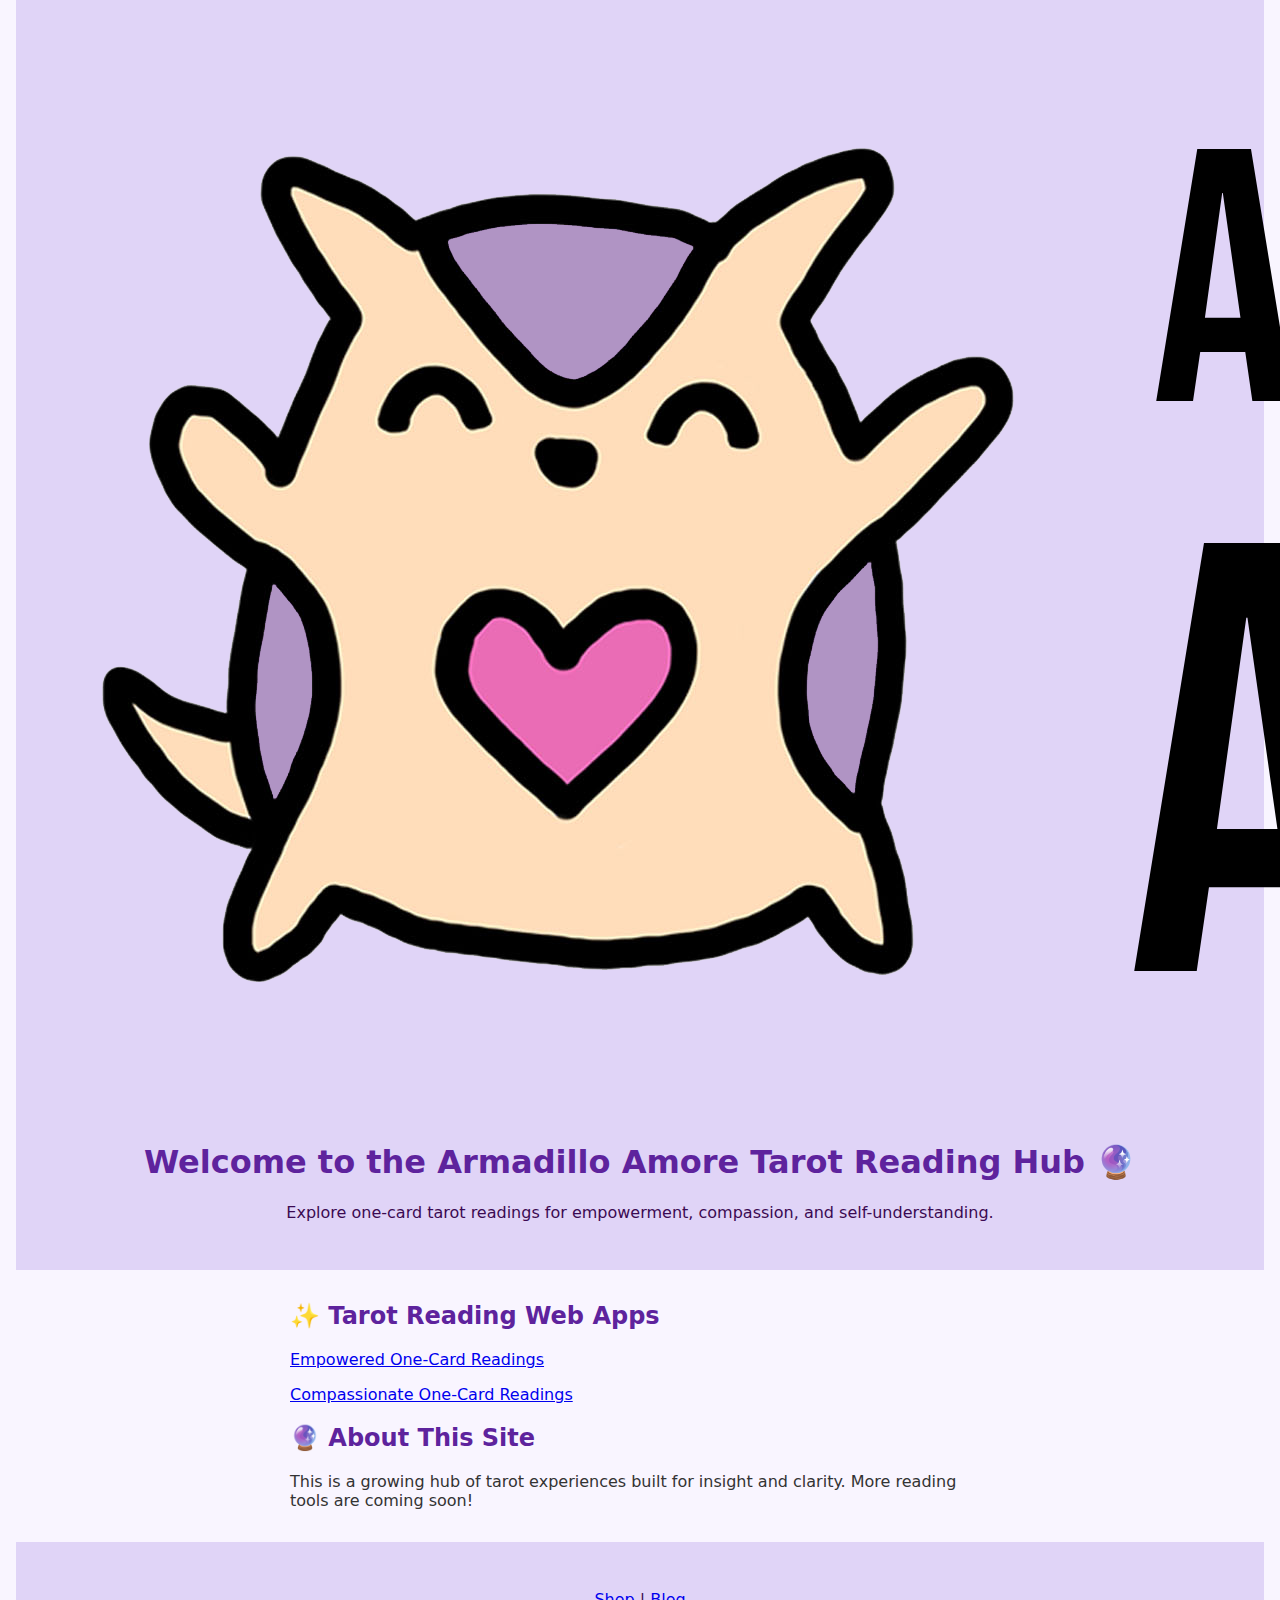
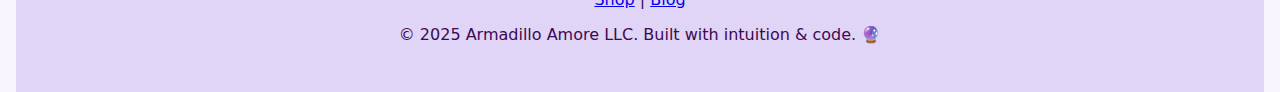
<file: index.html>
<!DOCTYPE html>
<html lang="en">
<head>
  <meta charset="UTF-8" />
  <meta name="viewport" content="width=device-width, initial-scale=1.0" />
  <link rel="icon" type="image/png" href="favicon.png" />
  <title>Armadillo Amore Tarot Reading Hub</title>
  <link rel="stylesheet" href="style.css" />
  
  <!-- Google tag (gtag.js) -->
<script async src="https://www.googletagmanager.com/gtag/js?id=G-72F8PY4EHK"></script>
<script>
  window.dataLayer = window.dataLayer || [];
  function gtag(){dataLayer.push(arguments);}
  gtag('js', new Date());

  gtag('config', 'G-72F8PY4EHK');
</script>
</head>
<body>
  <header>
    <img src="../logo.png" alt="Home" class="site-logo" />
    <h1>Welcome to the Armadillo Amore Tarot Reading Hub 🔮</h1>
    <p>Explore one-card tarot readings for empowerment, compassion, and self-understanding.</p>
  </header>

  <main>
    <section>
      <h2>✨ Tarot Reading Web Apps</h2>
      <p><a href="empowered/empowered.html">Empowered One-Card Readings</a></p>
      <p><a href="compassionate/compassionate.html">Compassionate One-Card Readings</a></p>
      <!-- <p><a href="jungian/jungian.html">“Why Am I Stuck?” Jungian Readings</a></p> -->
    </section>

    <section>
      <h2>🔮 About This Site</h2>
      <p>This is a growing hub of tarot experiences built for insight and clarity. More reading tools are coming soon!</p>
    </section>
  </main>

  <footer>
    <p><a href="https://armadilloamore.com/" target="_blank" rel="noopener noreferrer">Shop</a> | <a href="https://armadilloamore.blog/" target="_blank" rel="noopener noreferrer">Blog</a></p>
    <p>© 2025 Armadillo Amore LLC. Built with intuition & code. 🔮</p>
  </footer>
</body>
</html>
</file>
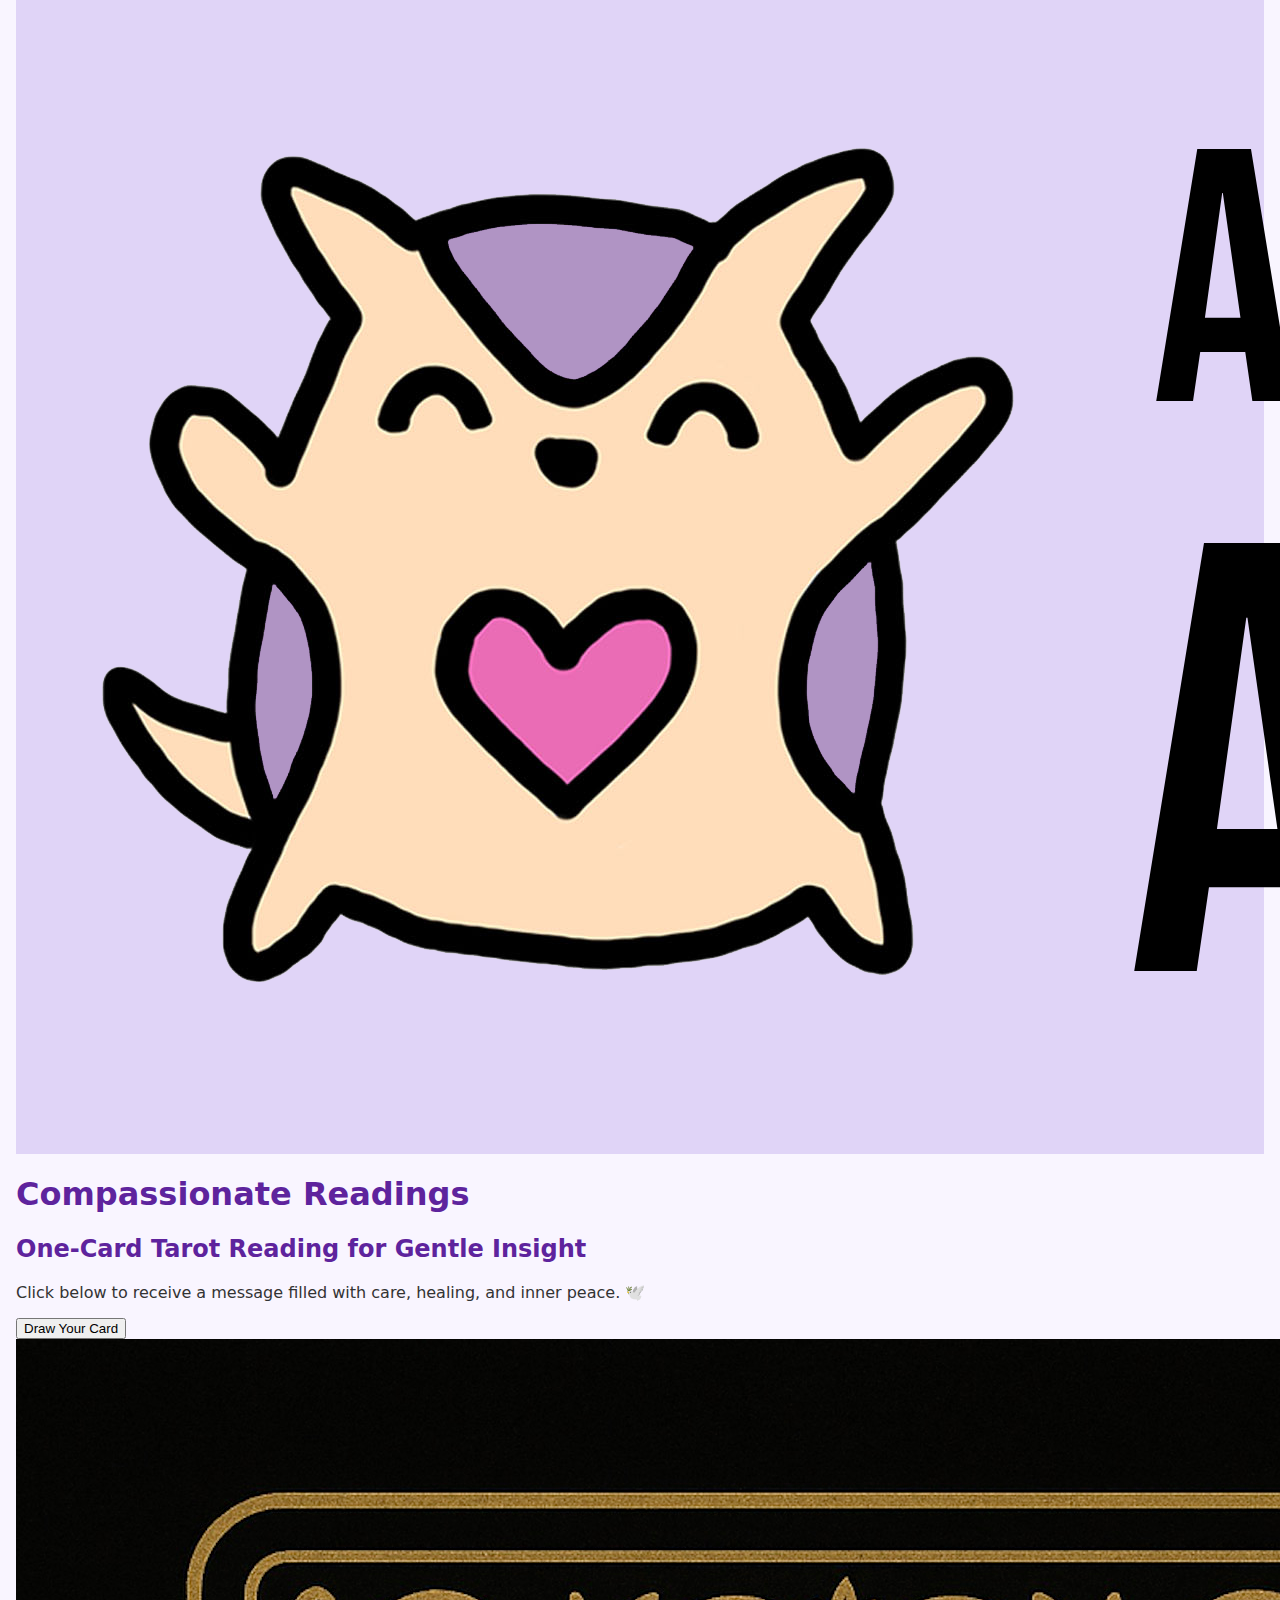
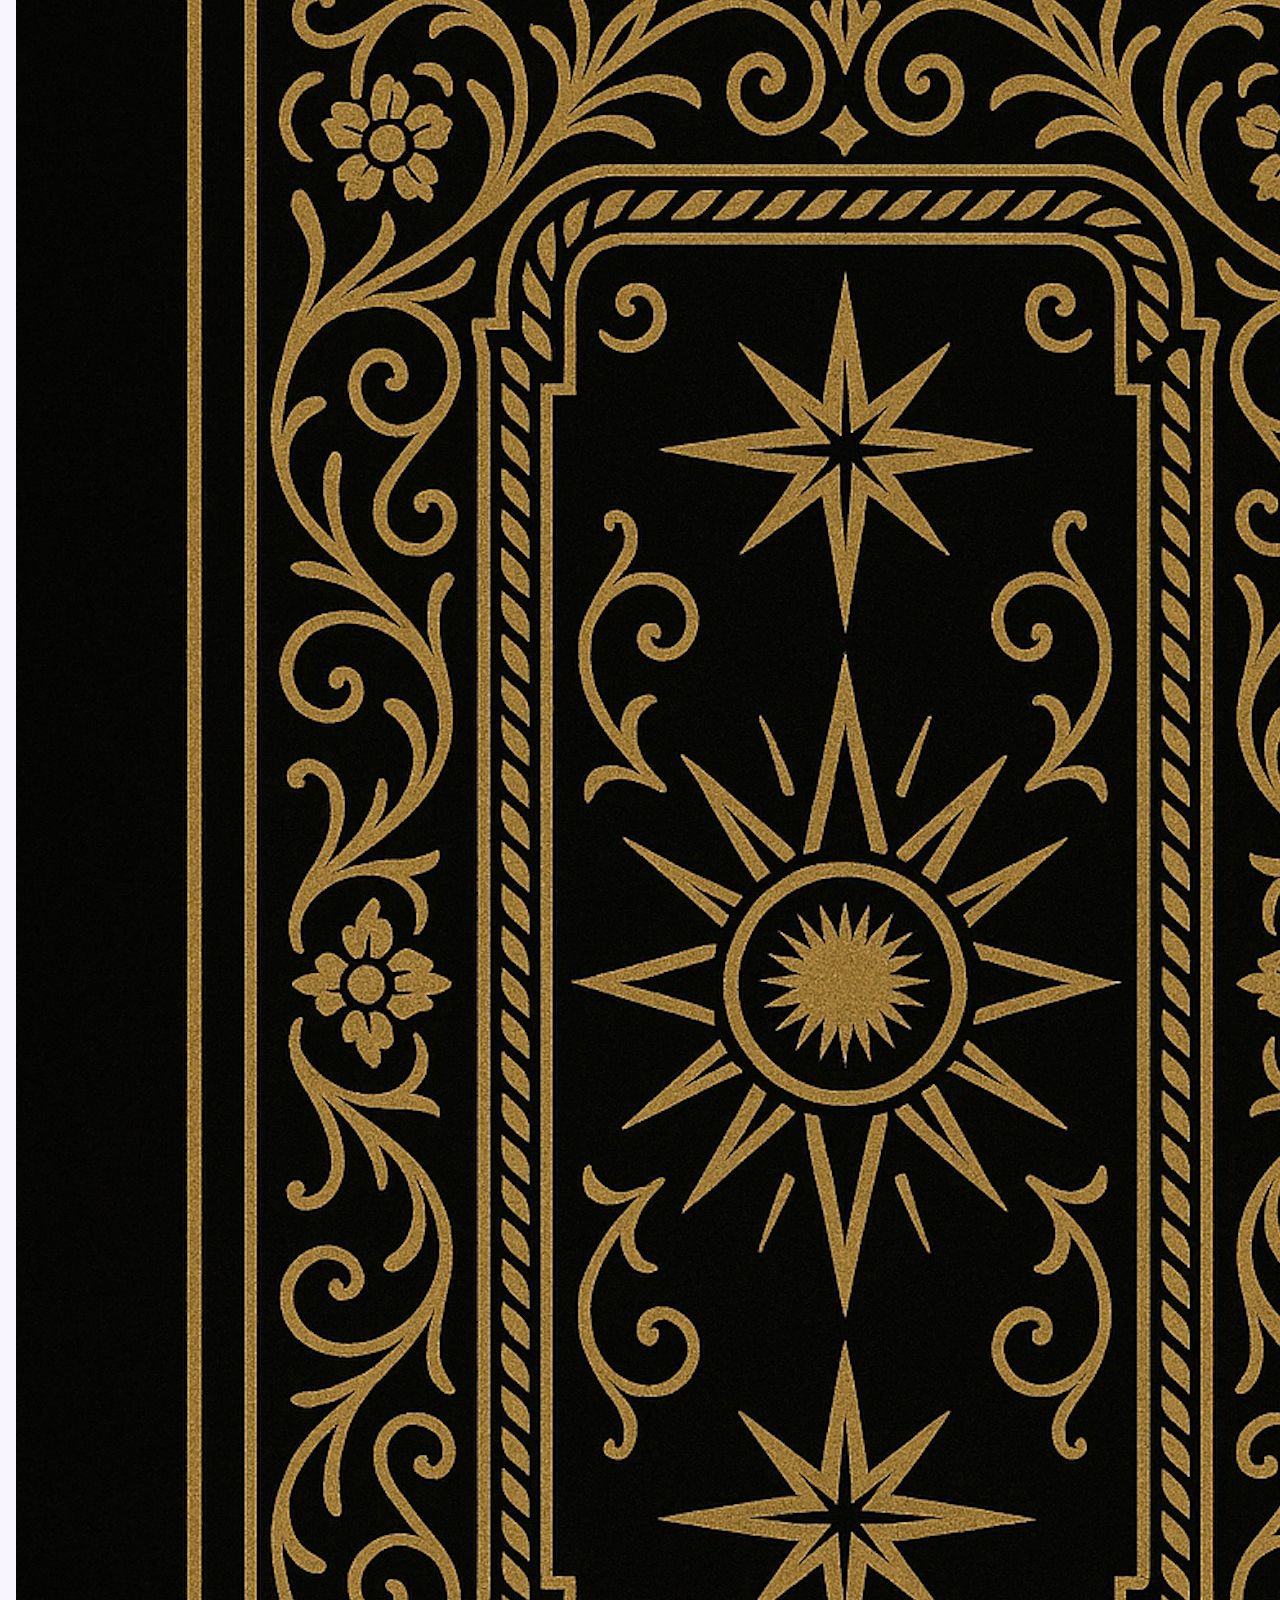
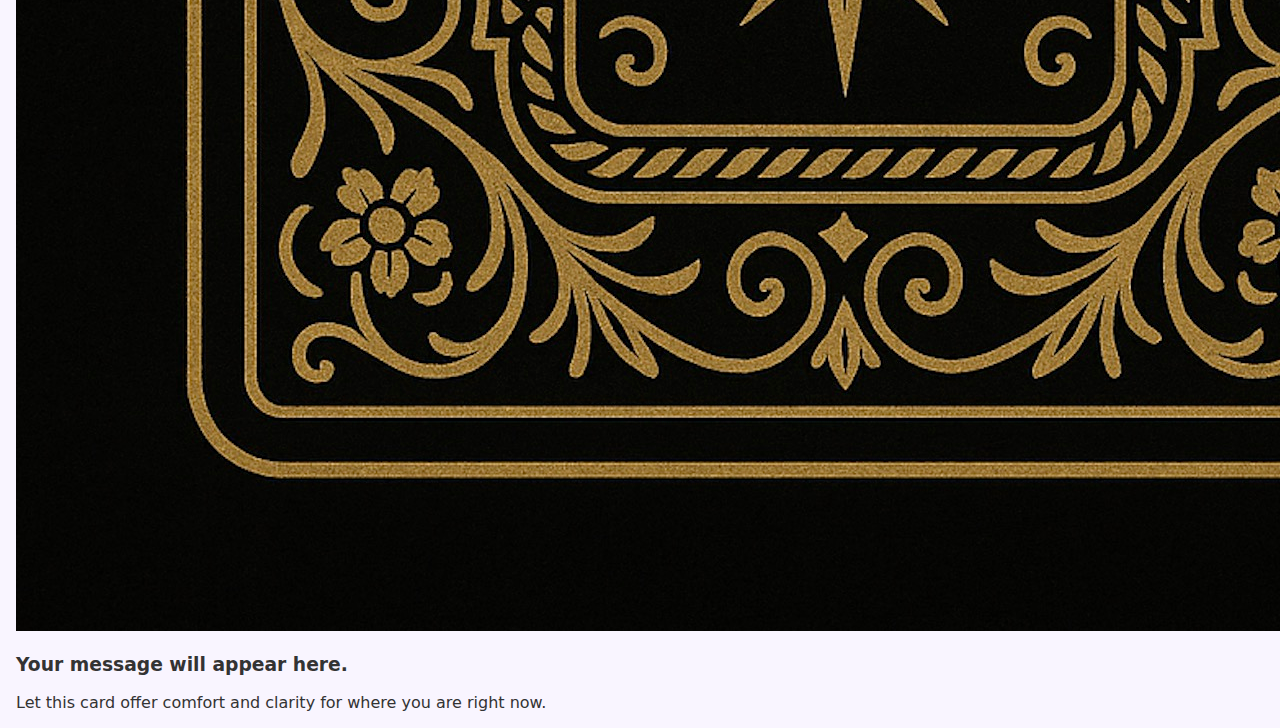
<file: compassionate/compassionate.html>
<!DOCTYPE html>
<html lang="en">
<head>
  <meta charset="UTF-8" />
  <meta name="viewport" content="width=device-width, initial-scale=1.0"/>
  <title>Compassionate Tarot Reading</title>
  <link rel="stylesheet" href="../style.css" />
</head>
<body>
  <header>
  <a href="../index.html">
    <img src="../logo.png" alt="Home" class="site-logo" />
  </a>
</header>
  <h1>Compassionate Readings</h1>
  <h2>One-Card Tarot Reading for Gentle Insight</h2>
  <p>Click below to receive a message filled with care, healing, and inner peace. 🕊️</p>
  <button onclick="drawCard()">Draw Your Card</button>

  <div id="card" class="card">
    <div class="card-container">
      <div class="card">
        <img src="../cards/card-back.jpg" alt="Card Back" />
      </div>
    </div>
  </div>

  <div id="interpretation" class="interpretation">
    <h3>Your message will appear here.</h3>
    <p>Let this card offer comfort and clarity for where you are right now.</p>
  </div>

  <script src="script.js"></script>
</body>
</html>
</file>
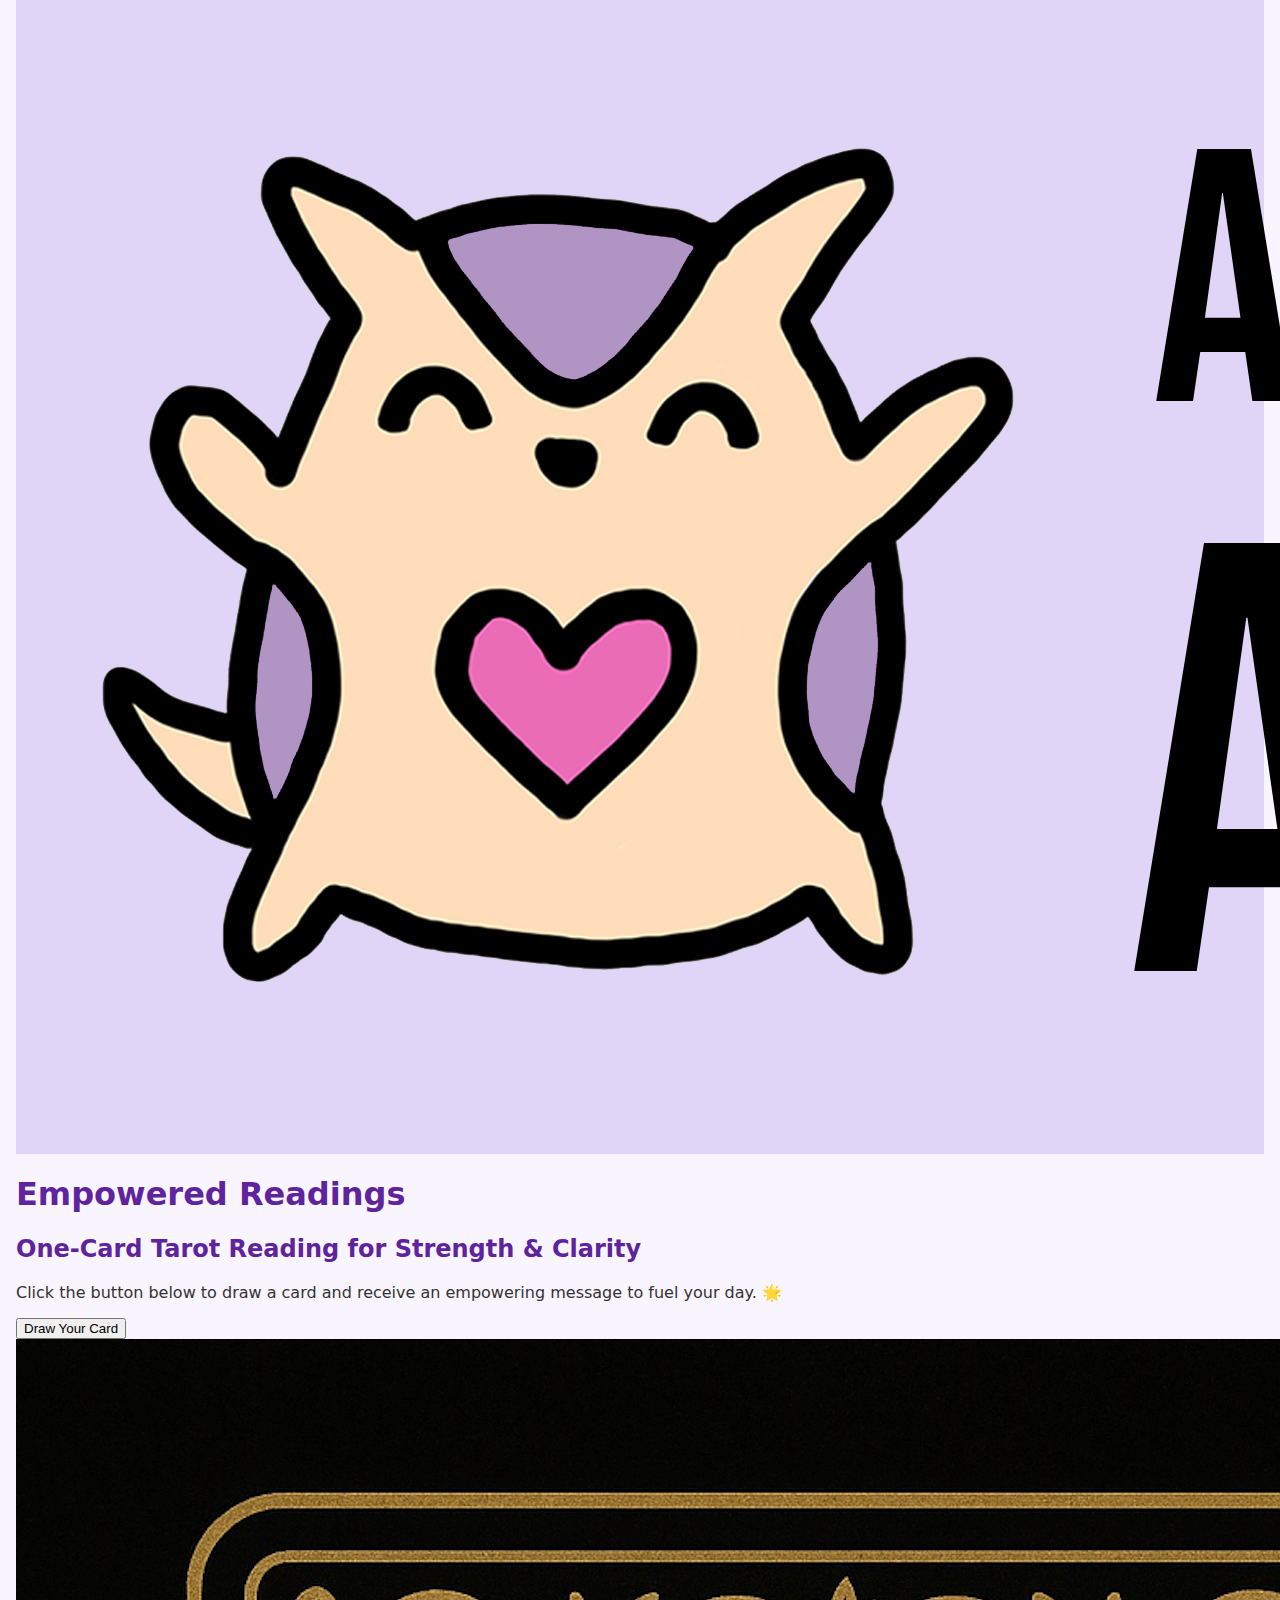
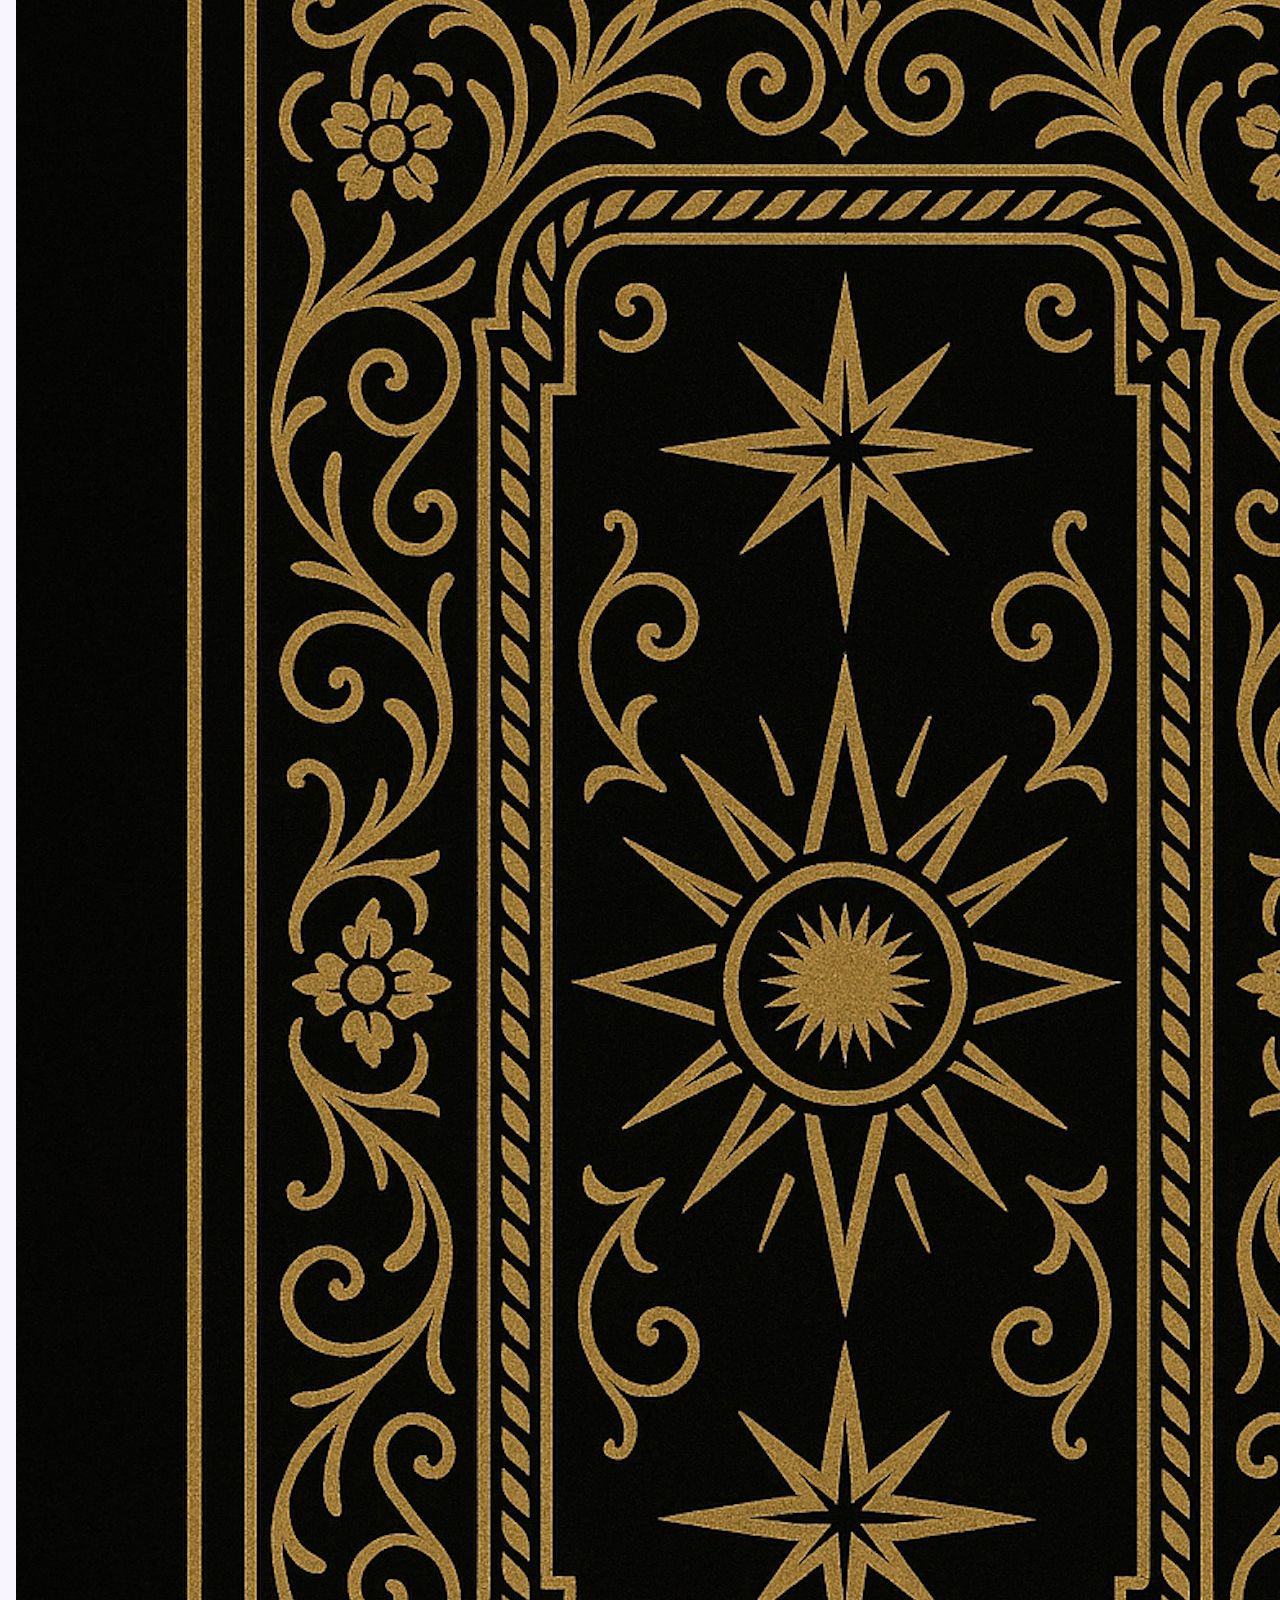
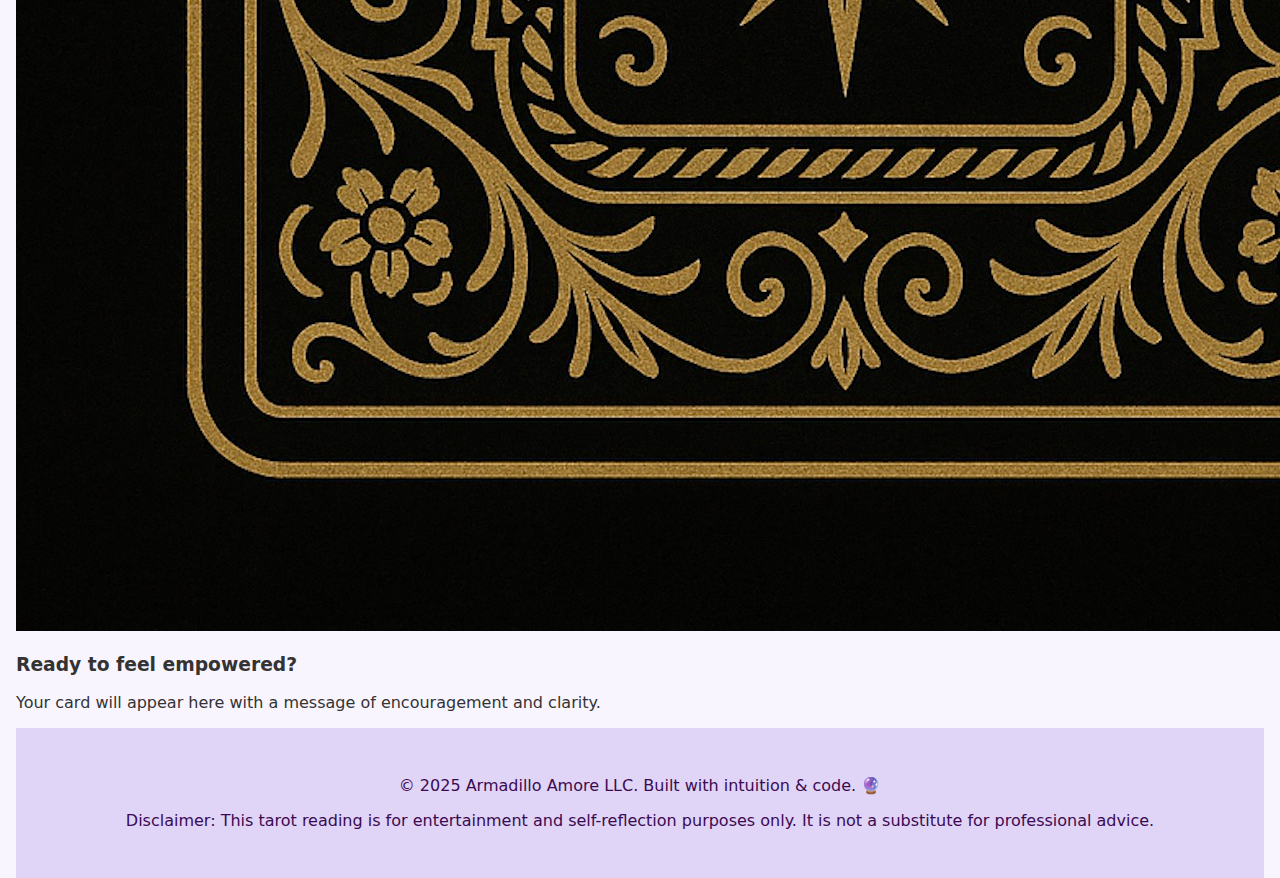
<file: empowered/empowered.html>
<!DOCTYPE html>
<html lang="en">
<head>
  <meta charset="UTF-8" />
  <meta name="viewport" content="width=device-width, initial-scale=1.0"/>
  <link rel="icon" type="image/png" href="../favicon.png" />
  <title>Empowered Tarot Reading</title>
  <link rel="stylesheet" href="../style.css" />
</head>
<body>
  <header>
  <a href="../index.html">
    <img src="../logo.png" alt="Home" class="site-logo" />
  </a>
</header>
  <h1>Empowered Readings</h1>
  <h2>One-Card Tarot Reading for Strength & Clarity</h2>
  <p>Click the button below to draw a card and receive an empowering message to fuel your day. 🌟</p>
  <button onclick="drawCard()">Draw Your Card</button>

  <div id="card" class="card">
    <div class="card-container">
      <div class="card">
        <img src="../cards/card-back.jpg" alt="Card Back" />
      </div>
    </div>
  </div>

  <div id="interpretation" class="interpretation">
    <h3>Ready to feel empowered?</h3>
    <p>Your card will appear here with a message of encouragement and clarity.</p>
  </div>

  <script src="script.js"></script>
  <footer>
    <p>© 2025 Armadillo Amore LLC. Built with intuition & code. 🔮</p>
    <p>Disclaimer: This tarot reading is for entertainment and self-reflection purposes only. It is not a substitute for professional advice.</p>
  </footer>
</body>
</html>
</file>
<file: style.css>
body {
  font-family: system-ui, sans-serif;
  background: #f9f5ff;
  color: #333;
  margin: 0;
  padding: 0 1rem;
}

header, footer {
  text-align: center;
  padding: 2rem 0;
  background: #e0d4f7;
  color: #3b0a52;
}

main {
  max-width: 700px;
  margin: 2rem auto;
}

h1, h2 {
  color: #5e239d;
}

ul {
  list-style-type: none;
  padding: 0;
}

li a {
  text-decoration: none;
  color: #7b2cbf;
  font-weight: bold;
}

li a:hover {
  text-decoration: underline;
}
</file>
